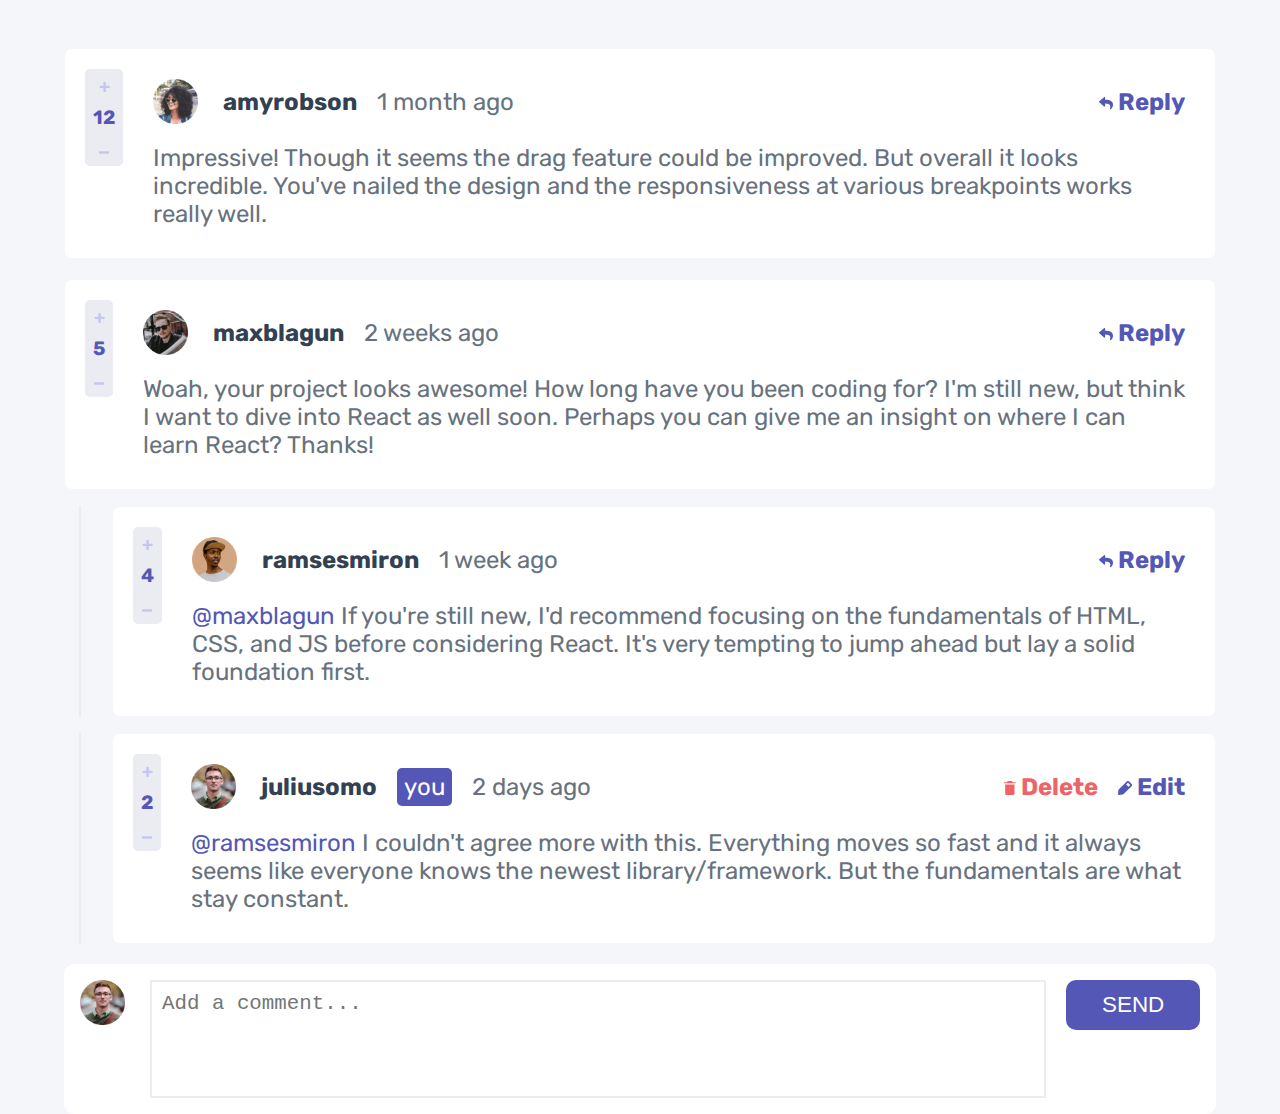
<file: Comment Section/index.html>
<!DOCTYPE html>
<html lang="en">
  <head>
    <meta charset="UTF-8" />
    <meta name="viewport" content="width=device-width, initial-scale=1.0" />
    <!-- displays site properly based on user's device -->
    <link rel="preconnect" href="https://fonts.googleapis.com" />
    <link rel="preconnect" href="https://fonts.gstatic.com" crossorigin />
    <link
      href="https://fonts.googleapis.com/css2?family=Rubik:wght@400;500;700&display=swap"
      rel="stylesheet"
    />

    <link rel="stylesheet" href="./style/style.css" />
    <title>Interactive comments section</title>
  </head>
  <body>
    <div class="wrapper">
      <main>
        <div class="comment__container">
          <div class="comment__card">
            <div class="comment__counter counter">
              <div class="counter__plus">
                <img src="./images/icon-plus.svg" alt="plus" />
              </div>
              <div class="counter__value">12</div>
              <div class="counter__minus">
                <img src="./images/icon-minus.svg" alt="minus" />
              </div>
            </div>
            <div class="comment__main">
              <div class="comment__header header">
                <div class="header__user user">
                  <div class="user__avatar">
                    <img
                      src="./images/avatars/image-amyrobson.webp"
                      alt="avatar"
                    />
                  </div>
                  <div class="user__name">
                    <a href="#" class="id">amiadsd</a>
                  </div>
                  <div class="user__time">1 month ago</div>
                </div>
                <div class="header__reply">
                  <img src="./images/icon-reply.svg" alt="Reply" /> Reply
                </div>
              </div>
              <div class="comment__text">
                <p>
                  Lorem ipsum, dolor sit amet consectetur adipisicing elit.
                  Sapiente exercitationem veniam cum ipsum. Quas at iure,
                  temporibus, maiores voluptatum dolore doloremque molestias
                  deserunt eius, id aspernatur cumque quia molestiae labore.
                </p>
              </div>
            </div>
          </div>
        </div>
        <div class="comment__container">
          <div class="comment__card">
            <div class="comment__counter counter">
              <div class="counter__plus">
                <img src="./images/icon-plus.svg" alt="plus" />
              </div>
              <div class="counter__value">12</div>
              <div class="counter__minus">
                <img src="./images/icon-minus.svg" alt="minus" />
              </div>
            </div>
            <div class="comment__main">
              <div class="comment__header header">
                <div class="header__user user">
                  <div class="user__avatar">
                    <img
                      src="./images/avatars/image-amyrobson.webp"
                      alt="avatar"
                    />
                  </div>
                  <div class="user__name">
                    <a href="#" class="id">amiadsd</a>
                  </div>
                  <div class="user__time">1 month ago</div>
                </div>
                <div class="header__reply">
                  <img src="./images/icon-reply.svg" alt="Reply" /> Reply
                </div>
              </div>
              <div class="comment__text">
                <p>
                  Lorem ipsum, dolor sit amet consectetur adipisicing elit.
                  Sapiente exercitationem veniam cum ipsum. Quas at iure,
                  temporibus, maiores voluptatum dolore doloremque molestias
                  deserunt eius, id aspernatur cumque quia molestiae labore.
                </p>
              </div>
            </div>
          </div>
          <div class="comment__container comment__container-reply">
            <div class="comment__card">
              <div class="comment__counter counter">
                <div class="counter__plus">
                  <img src="./images/icon-plus.svg" alt="plus" />
                </div>
                <div class="counter__value">12</div>
                <div class="counter__minus">
                  <img src="./images/icon-minus.svg" alt="minus" />
                </div>
              </div>
              <div class="comment__main">
                <div class="comment__header header">
                  <div class="header__user user">
                    <div class="user__avatar">
                      <img
                        src="./images/avatars/image-amyrobson.webp"
                        alt="avatar"
                      />
                    </div>
                    <div class="user__name">
                      <a href="#" class="id">amiadsd</a>
                    </div>
                    <div class="user__time">1 month ago</div>
                  </div>
                  <div class="header__reply">
                    <img src="./images/icon-reply.svg" alt="Reply" /> Reply
                  </div>
                </div>
                <div class="comment__text">
                  <p>
                    Lorem ipsum, dolor sit amet consectetur adipisicing elit.
                    Sapiente exercitationem veniam cum ipsum. Quas at iure,
                    temporibus, maiores voluptatum dolore doloremque molestias
                    deserunt eius, id aspernatur cumque quia molestiae labore.
                  </p>
                </div>
              </div>
            </div>
          </div>
          <div
            class="comment__container comment__container-reply current__user"
          >
            <div class="comment__card">
              <div class="comment__counter counter">
                <div class="counter__plus">
                  <img src="./images/icon-plus.svg" alt="plus" />
                </div>
                <div class="counter__value">12</div>
                <div class="counter__minus">
                  <img src="./images/icon-minus.svg" alt="minus" />
                </div>
              </div>
              <div class="comment__main">
                <div class="comment__header header">
                  <div class="header__user user">
                    <div class="user__avatar">
                      <img
                        src="./images/avatars/image-amyrobson.webp"
                        alt="avatar"
                      />
                    </div>
                    <div class="user__name">
                      <a href="#" class="id">amiadsd</a>
                    </div>
                    <div class="user__marker">you</div>
                    <div class="user__time">1 month ago</div>
                  </div>
                  <div class="user__action">
                    <div class="header__delete">
                      <img src="./images/icon-delete.svg" alt="Reply" /> Delete
                    </div>
                    <div class="header__update">
                      <img src="./images/icon-edit.svg" alt="Reply" /> Edit
                    </div>
                  </div>
                </div>
                <div class="comment__text">
                  <p>
                    Lorem ipsum, dolor sit amet consectetur adipisicing elit.
                    Sapiente exercitationem veniam cum ipsum. Quas at iure,
                    temporibus, maiores voluptatum dolore doloremque molestias
                    deserunt eius, id aspernatur cumque quia molestiae labore.
                  </p>
                </div>
              </div>
            </div>
          </div>
        </div>
      </main>
      <div class="comment__add add">
        <div class="add__container">
          <div class="add__avatar">
            <img src="./images/avatars/image-juliusomo.webp" alt="" />
          </div>
          <textarea
            type="text"
            placeholder="Add a comment..."
            class="comment__input"
          ></textarea>
          <button class="comment__send">Send</button>
        </div>
      </div>
    </div>

    <div class="popup">
      <div class="popup__container">
        <div class="popup__content">
          <h2 class="popup__title">Delete comment</h2>
          <p class="popup__subtitle">
            Are you sure you want to delete this comment? this will be remove
            the comment add cant't be undone.
          </p>
          <div class="popup__btns">
            <button class="popup__cancel">no, cancel</button>
            <button class="popup__delete">yes, delete</button>
          </div>
        </div>
      </div>
    </div>
    <script src="./src/script.js"></script>
  </body>
</html>
</file>
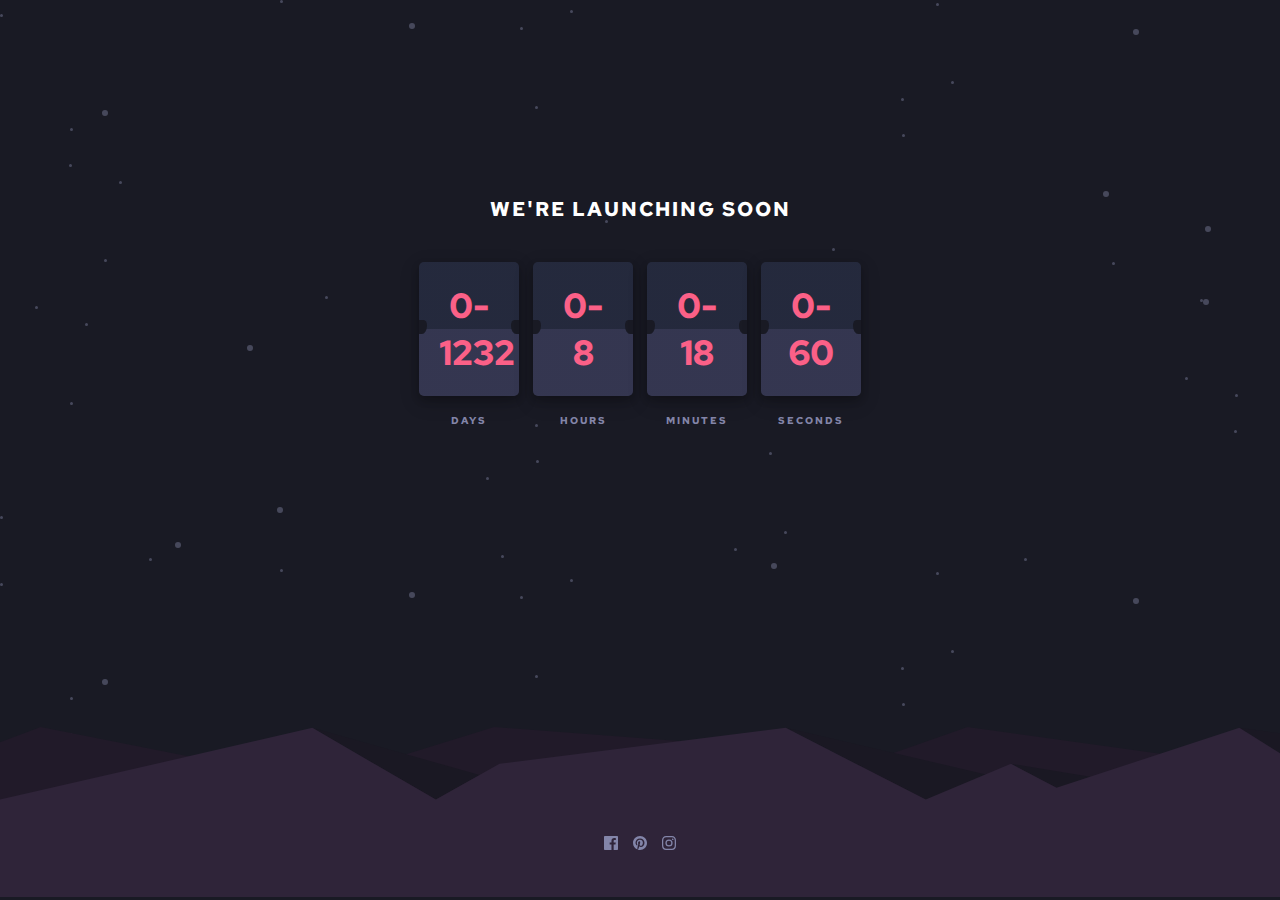
<file: countdown timer/index.html>
<!DOCTYPE html>
<html lang="en">
  <head>
    <meta charset="UTF-8" />
    <meta http-equiv="X-UA-Compatible" content="IE=edge" />
    <meta name="viewport" content="width=device-width, initial-scale=1.0" />
    <title>Countdown Project</title>
    <link rel="stylesheet" href="./style.css" />
    <link rel="icon" href="./images/favicon-32x32.png" />
  </head>
  <body>
    <main class="main-bg">
      <article class="card-container">
        <h2 class="title">WE'RE LAUNCHING SOON</h2>
        <div class="card-countdown">
          <div class="flip-card">
            <p id="days">{time}</p>
            <h3>DAYS</h3>
          </div>
          <div class="flip-card">
            <p id="hours">{time}</p>
            <h3>HOURS</h3>
          </div>
          <div class="flip-card">
            <p id="minutes">{time}</p>
            <h3>MINUTES</h3>
          </div>
          <div class="flip-card">
            <p id="seconds">{time}</p>
            <h3>SECONDS</h3>
          </div>
        </div>
      </article>

      <div class="icon-div">
        <img
          id="facebook"
          src="./images/icon-facebook.svg"
          alt="icon-facebook"
        />
        <img src="./images/icon-pinterest.svg" alt="icon-pinterest" />
        <img src="./images/icon-instagram.svg" alt="icon-instagram" />
      </div>

      <div class="hills">
        <img src="./images/pattern-hills.svg" alt="hills img" />
      </div>
    </main>

    <script src="script.js" defer></script>
  </body>
</html>
</file>
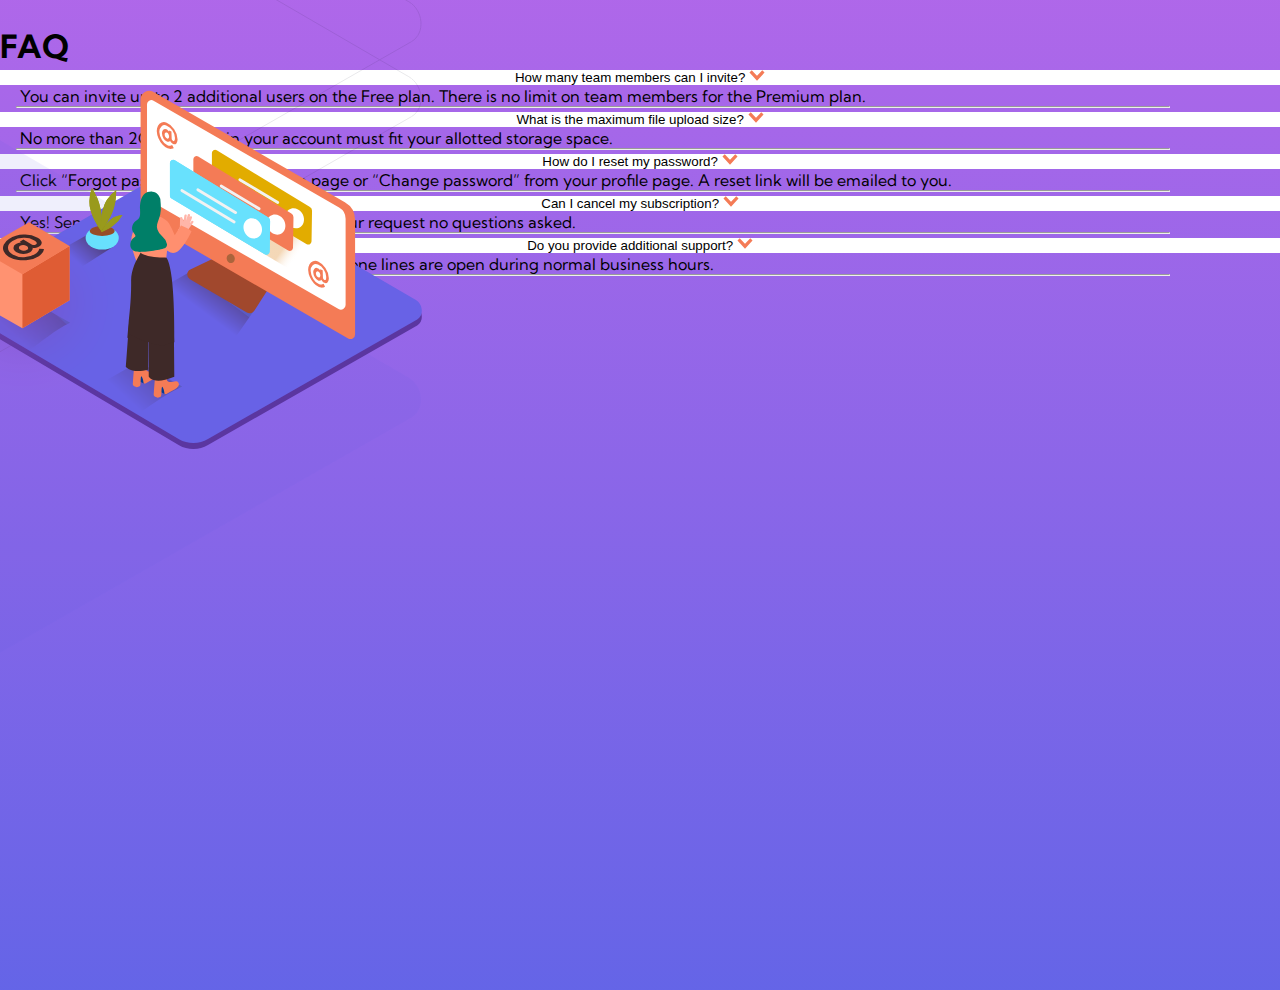
<file: Comment Section/FAQ-accordion-card-using-Bootstrap-main/FAQ-accordion-card-using-Bootstrap-main/index.html>
<!DOCTYPE html>
<html lang="en">
  <head>
    <meta charset="UTF-8" />
    <meta name="viewport" content="width=device-width, initial-scale=1.0" />
    <!-- displays site properly based on user's device -->

    <!-- favicon -->

    <title>FAQ</title>

    <!-- Google font -->
    <link rel="preconnect" href="https://fonts.googleapis.com" />
    <link rel="preconnect" href="https://fonts.gstatic.com" crossorigin />
    <link
      href="https://fonts.googleapis.com/css2?family=Kumbh+Sans:wght@400;700&display=swap"
      rel="stylesheet"
    />

    <!-- Bootstrap -->
    <link
      href="https://cdn.jsdelivr.net/npm/bootstrap@5.2.1/dist/css/bootstrap.min.css"
      rel="stylesheet"
      integrity="sha384-iYQeCzEYFbKjA/T2uDLTpkwGzCiq6soy8tYaI1GyVh/UjpbCx/TYkiZhlZB6+fzT"
      crossorigin="anonymous"
    />

    <!-- custom stylesheet -->
    <link rel="stylesheet" href="css/styles.css" />
  </head>
  <body>
    <main class="px-lg-5 py-lg-5 m-md-5 m-sm-5">
      <section class="main-container bg-white mx-lg-5 rounded-4">
        <div class="row">
          <div class="col-lg-6 image-container order-first">
            <div class="first-image">
              <img
                src="./images/illustration-box-desktop.svg"
                alt="illustration-box-desktop"
              />
            </div>
            <div class="second-image">
              <img
                src="./images/illustration-woman-online-desktop.svg"
                alt="illustration-woman-online-desktop"
              />
            </div>
            <div class="third-image">
              <img
                src="./images/bg-pattern-desktop.svg"
                alt="bg-pattern-desktop"
              />
            </div>
          </div>

          <div
            class="content-container col-lg-6 p-5 justify-content:space-evenly order-last"
          >
            <h1>FAQ</h1>
            <p>
              <button
                class="btn btn-white text-start"
                type="button"
                data-bs-toggle="collapse"
                data-bs-target="#faq1"
                aria-expanded="false"
                aria-controls="faq1"
              >
                <span>How many team members can I invite? </span>
                <img
                  class="icon-arrow-down"
                  src="images/icon-arrow-down.svg"
                  alt=""
                />
              </button>
            </p>
            <div class="collapse" id="faq1">
              <div class="card card-body">
                You can invite up to 2 additional users on the Free plan. There
                is no limit on team members for the Premium plan.
              </div>
            </div>
            <hr />
            <p>
              <button
                class="btn btn-white text-start"
                type="button"
                data-bs-toggle="collapse"
                data-bs-target="#faq2"
                aria-expanded="false"
                aria-controls="faq2"
              >
                <span>What is the maximum file upload size? </span>
                <img
                  class="icon-arrow-down"
                  src="images/icon-arrow-down.svg"
                  alt=""
                />
              </button>
            </p>
            <div class="collapse" id="faq2">
              <div class="card card-body">
                No more than 2GB. All files in your account must fit your
                allotted storage space.
              </div>
            </div>
            <hr />
            <p>
              <button
                class="btn btn-white text-start"
                type="button"
                data-bs-toggle="collapse"
                data-bs-target="#faq3"
                aria-expanded="false"
                aria-controls="faq3"
              >
                <span>How do I reset my password? </span>
                <img
                  class="icon-arrow-down"
                  src="images/icon-arrow-down.svg"
                  alt=""
                />
              </button>
            </p>
            <div class="collapse" id="faq3">
              <div class="card card-body">
                Click “Forgot password” from the login page or “Change password”
                from your profile page. A reset link will be emailed to you.
              </div>
            </div>
            <hr />
            <p>
              <button
                class="btn btn-white text-start"
                type="button"
                data-bs-toggle="collapse"
                data-bs-target="#faq4"
                aria-expanded="false"
                aria-controls="faq4"
              >
                <span>Can I cancel my subscription? </span>
                <img
                  class="icon-arrow-down"
                  src="images/icon-arrow-down.svg"
                  alt=""
                />
              </button>
            </p>
            <div class="collapse" id="faq4">
              <div class="card card-body">
                Yes! Send us a message and we’ll process your request no
                questions asked.
              </div>
            </div>
            <hr />
            <p>
              <button
                class="btn btn-white text-start"
                type="button"
                data-bs-toggle="collapse"
                data-bs-target="#faq5"
                aria-expanded="false"
                aria-controls="faq5"
              >
                <span>Do you provide additional support? </span>
                <img
                  class="icon-arrow-down"
                  src="images/icon-arrow-down.svg"
                  alt=""
                />
              </button>
            </p>
            <div class="collapse" id="faq5">
              <div class="card card-body">
                Chat and email support is available 24/7. Phone lines are open
                during normal business hours.
              </div>
            </div>
            <hr />
          </div>
        </div>
      </section>
    </main>

    <script src="script.js"></script>
    <script
      src="https://cdn.jsdelivr.net/npm/bootstrap@5.2.1/dist/js/bootstrap.bundle.min.js"
      integrity="sha384-u1OknCvxWvY5kfmNBILK2hRnQC3Pr17a+RTT6rIHI7NnikvbZlHgTPOOmMi466C8"
      crossorigin="anonymous"
    ></script>
  </body>
</html>
</file>
<file: Comment Section/style/style.css>
*{
   margin: 0;
   padding: 0;
   box-sizing: border-box;
}

html, body{
   min-height: 100vh;
   font-size: 16px;
   background-color: hsl(228, 33%, 97%);
   font-family: 'Rubik', sans-serif;
}

a{
   text-decoration: none;
   color: hsl(212, 24%, 26%);
   font-weight: 700;
}

.wrapper{
   height: 100vh;
   width: min(90%, 1440px);
   margin: 3rem auto;
   display: flex;
   flex-direction: column;
}

main{
   flex-grow: 1;
}

.comment__container{
   position: relative;
   margin-bottom: 20px;
}

.comment__container-reply::before{
   content: "";
   background-color: hsl(223, 19%, 93%);
   position: absolute;
   min-height: 100%;
   width: 2px;
   left: -3%;
}

.comment__container-reply{
   margin: 1rem 0 0 3rem;
}

.comment__card{
   padding: 20px;
   background-color: hsl(0, 0%, 100%);
   border: 1px solid hsl(228, 33%, 97%);
   border-radius: .5rem;
   /* min-width: 100%; */
   width: 100%;
   max-width: 100%;
   display: flex;
   gap: 20px;
   align-items: baseline;
   position: relative;
}

.counter{
   display: flex;
   flex-direction: column;
   align-items: center;
   padding: 8px;
   background-color: hsl(223, 19%, 93%);
   gap: 10px;
   border-radius: .3rem;
   align-self: flex-start;
}

.counter__value{
   font-size: 1.2em;
}

.counter__value, .header__reply, .header__update, .header__delete{
   color: hsl(238, 40%, 52%);
   font-weight: 700;
   cursor: pointer;
}

.counter__minus img, .counter__plus img{
   cursor: pointer;
   transition: all .3s ease-out;
}

.counter__minus:hover img, .counter__plus:hover img{
   filter: brightness(0);
}

.comment__main{
   display: flex;
   flex-direction: column;
   gap: 20px;
   padding: 10px;
   flex-grow: 1;
}

.header{
   display: flex;
   justify-content: space-between;
   align-items: center;
   font-size: 1.5em;
}

.user{
   display: flex;
   align-items: center;
   gap: 20px;
}

.user__avatar, .add__avatar{
   max-height: 50px;
   max-width: 50px;
}

.user__avatar img, .add__avatar img{
   max-width: 90%;
   display: flex;
   justify-content: center;
}

.user__marker{
   padding: 5px 7px;
   background: hsl(238, 40%, 52%);
   color: hsl(0, 0%, 100%);
   border-radius: 5px;
}

.user__time{
   font-weight: 400;
}

.user__action{
   display: flex;
   gap: 20px;
}

.header__delete{
   color: hsl(358, 79%, 66%);
}

.header__update{
   color: hsl(238, 40%, 52%);
}

.comment__text{
   font-size: 1.5em;
}

.comment__text, .user__time{
   color: hsl(211, 10%, 45%);
}

.blue{
   color: hsl(238, 40%, 52%);
   cursor: pointer;
}

.add{
   background-color: hsl(0, 0%, 100%);
   min-height: 150px;
   border-radius: 10px;
}

.add__container{
   /* height: 100%; */
   min-height: 100%;
   /* max-height: 100%; */
   display: flex;
   gap: 20px;
   padding: 1em;
}

.comment__input{
   padding: 10px;
   width: 100%;
   max-width: 100%;
   resize: none;
   outline: none;
   font-size: 1.3em;
   flex-grow: 1;
}

.add__avatar img{
   align-self: flex-start;
}

.comment__input, .comment__input:focus{
   border: 2px solid hsl(223, 19%, 93%);
}

.comment__send{
   width: 15%;
   max-width: 15%;
   height: 50px;
   border-radius: 10px;
   border: none;
   background-color: hsl(238, 40%, 52%);
   color: hsl(0, 0%, 100%);
   text-transform: uppercase;
   font-size: 1.4em;
   cursor: pointer;
}

.comment__send, .header__reply, .header__delete, .header__update{
   transition: all .3s ease-in-out;
}

.comment__send:hover, .header__reply:hover, .header__delete:hover, .header__update:hover{
   opacity: .6;
}

.popup{
   height: 100vh;
   display: flex;
   background: rgba(122, 122, 124, 0.5);
   position: absolute;
   top: 0;
   right: 0;
   width: 100%;
   z-index: 1000;
   display: none;
}

.popup__container{
   margin: auto;
   max-width: 25%;
   padding: 20px;
   background: hsl(0, 0%, 100%);
   border-radius: 10px;
}

.popup__content{
   display: flex;
   flex-direction: column;
   gap: 1em;
}

.popup__subtitle{
   font-size: 1.4em;
}

.popup__btns{
   display: flex;
   justify-content: space-between;
}

.popup__cancel, .popup__delete{
   height: 45px;
   /* width: 75px; */
   outline: none;
   border-radius: 10px;
   border: none;
   font-size: 1.4em;
   text-transform: uppercase;
   padding: 7px 14px;
   color: hsl(0, 0%, 100%);
   cursor: pointer;
   transition: all .3s ease-in;
}

.popup__cancel{
   background-color: hsl(211, 10%, 45%);
}

.popup__cancel:hover{
   background-color: hsl(212, 24%, 26%);
}

.popup__delete{
   background-color: hsl(358, 79%, 66%);
}

.popup__delete:hover{
   background-color: hsl(357, 100%, 86%);
}


@media (max-width: 1280px){
   .popup__container{
      max-width: 30%;
   }
}

@media (max-width: 1024px){
   .popup__container{
      max-width: 40%;
   }
}

@media (max-width: 912px){
   .popup__container{
      max-width: 45%;
   }
}

@media (max-width: 820px){
   .popup__container{
      max-width: 48%;
   }
}

@media (max-width: 768px){
   .popup__container{
      max-width: 50%;
   }
}

@media (max-width: 540px){
   .comment__card{
      flex-direction: column-reverse;
   }

   .current__user .user__avatar img{
      max-width: 45px;
   }

   .counter{
      flex-direction: row;
      gap: 20px;
   }

   .counter__minus{
      display: flex;
      justify-content: center;
   }

   .header__reply, .user__action{
      position: absolute;
      bottom: 20px;
      right: 20px;
   }

   .popup__btns{
      font-size: 0.6em;
   }
}

@media (max-width: 414px){

   .current__user .user{
      justify-content: none;
      gap: 10px;
   }

   .user__marker{
      padding: 3px 5px;
   }

   .comment__card{
      padding: 10px;
   }

   .header{
      font-size: 1.1em;
      gap: 10px;
   }

   .comment__container .add{
      /* flex-direction: column; */
      position: relative;
      height: 100%;
   }

   .comment__add .add__container{
      position: relative;
      height: 100%;
   }

   .add__avatar{
      position: absolute;
      bottom: 10px;
      left: 20px;
   }

   .comment__input{
      position: absolute;
      top: 10px;
      width: 90%;

   }

   .comment__send{
      position: absolute;
      bottom: 10px;
      right: 20px;
      font-size: .8em;
   }

   .comment__container-reply{
      margin: 1rem 0 0 2rem;
   }

   .popup__container{
      max-width: 70%;
   }

}

@media (max-width: 375px){
   .comment__send{
      font-size: 1em;
   }

   .user__time{
      font-size: 0.8em;
   }

   .comment__container-reply{
      margin: 1rem 0 0 1rem;
   }

   .popup__container{
      max-width: 80%;
   }
}
</file>
<file: countdown timer/style.css>
@import url("https://fonts.googleapis.com/css2?family=Red+Hat+Text:ital,wght@0,300;0,700;1,300&display=swap");

*,
*::before,
*::after {
  padding: 0;
  margin: 0;
  box-sizing: border-box;
}
html {
  font-size: 10px;
  font-family: "Red Hat Text", sans-serif;
}
.main-bg {
  background-image: url(./images/bg-stars.svg);
  height: 100vh;
  width: 100vw;
  background-color: hsl(234, 17%, 12%);
  position: relative;
}

.card-container {
  display: flex;
  flex-wrap: wrap;
  justify-content: center;
  align-items: center;
  flex-direction: column;
  font-weight: 700;
  min-height: 70vh;
}

.card-container h2 {
  color: white;
  font-size: 2rem;
  letter-spacing: 2px;
  margin-bottom: 3.3rem;
}

.card-countdown {
  display: flex;
  flex-wrap: wrap;
  align-items: center;
  justify-content: space-between;
  text-align: center;
}

.flip-card {
  margin: 0.7rem;
  width: 10rem;
}

.card-countdown p {
  padding: 2rem;
  background: linear-gradient(hsl(228, 25%, 19%) 50%, hsl(236, 21%, 26%) 50%);
  border-radius: 0.5rem;
  color: hsl(345, 95%, 68%);
  font-size: 3.5rem;
  cursor: pointer;
  position: relative;
  box-shadow: 0 4px 8px 0 rgba(0, 0, 0, 0.2), 0 6px 20px 0 rgba(0, 0, 0, 0.19);
  width: 100%;
}

.card-countdown p::after {
  position: absolute;
  content: "";
  width: 8%;
  height: 10%;
  left: 0;
  top: 43.5%;
  bottom: 1rem;
  background-color: hsl(234, 17%, 12%);
  border-radius: 0 50% 80% 0;
}

.card-countdown p::before {
  position: absolute;
  content: "";
  width: 8%;
  height: 10%;
  right: 0px;
  top: 43.5%;
  bottom: 1rem;
  background-color: hsl(234, 17%, 12%);
  border-radius: 50% 0 0 80%;
}

.card-countdown h3 {
  color: hsl(237, 18%, 59%);
  font-size: 1rem;
  margin-top: 1.8rem;
  letter-spacing: 2px;
}

.hills {
  position: absolute;
  bottom: 0;
  width: 100vw;
}

.hills img {
  width: 100%;
  max-height: 17rem;
}

.icon-div {
  display: flex;
  justify-content: space-between;
  align-items: center;
  position: absolute;
  bottom: 5rem;
  left: 50%;
  transform: translateX(-50%);
  z-index: 1;
}

.icon-div img {
  width: 19%;
}

@media (max-width: 100px) {
  .card-container {
    padding: 0 2rem;
  }
  .card-container h2 {
    font-size: 2.8rem;
    text-align: center;
  }
  .card-countdown {
    flex-wrap: nowrap;
    width: 100%;
  }
  .flip-card {
    width: 80%;
    margin: 0.5rem;
  }
  .icon-div {
    bottom: 1.5rem;
  }
  .icon-div img {
    width: 15%;
  }
}
</file>
<file: Comment Section/FAQ-accordion-card-using-Bootstrap-main/FAQ-accordion-card-using-Bootstrap-main/css/styles.css>
* {
  margin: 0;
  padding: 0;
}

body {
  font-family: "Kumbh Sans", sans-serif;
  background-image: linear-gradient(hsl(273, 75%, 66%), hsl(240, 73%, 65%));
  background-repeat: no-repeat;
  width: 100%;
  height: 100%;
  min-height: 110vh;
}

main {
  display: block;
}

h1 {
  font-weight: 700;
}

hr {
  margin-left: 1rem;
  width: 90%;
}

button {
  outline: none;
  border: none;
  background-color: #fff;
  width: 100%;
}

.main-container {
  height: 100%;
}

.image-container {
  width: 50%;
  padding-bottom: 2%;
  position: relative;
}

.content-container {
  height: 100%;
  text-align: left;
}

.first-image {
  width: 34.375rem;
  height: 37.5rem;
  background-image: url(../images/illustration-woman-online-desktop.svg);
  background-repeat: no-repeat;
  background-position-x: -3.125rem;
  background-position-y: 5.625rem;
  position: absolute;
  z-index: 1;
}

.first-image img {
  position: absolute;
  width: 11.875rem;
  height: 11.5625rem;
  top: 13.75rem;
  left: -4.375rem;
}

.second-image {
  width: 31.25rem;
  height: 43.125rem;
  background-image: url(../images/bg-pattern-desktop.svg);
  background-repeat: no-repeat;
  position: absolute;
  background-position-x: -34rem;
  background-position-y: -17.1875rem;
}

.third-image img,
.second-image img {
  display: none;
}

.btn:first-child:hover,
:not(.btn-check) + .btn:hover {
  color: hsl(14, 88%, 65%);
}

.card {
  padding: 0 0 0 1.25rem;
  --bs-card-border-width: 0;
}

.bold-text {
  font-weight: 700;
}

.icon-arrow-down {
  margin-left: auto;
  width: 1rem;
  transition: all 0.3s;
}
.icon-arrow-up {
  transform: rotate(180deg);
}

@media only screen and (max-width: 62rem) {
  .main-container {
    margin: 1rem;
  }
  h1 {
    text-align: center;
  }

  .btn {
    font-size: 0.9rem;
  }

  .row {
    margin-top: 40%;
  }

  .content-container {
    margin-top: 25%;
    margin-bottom: 10%;
  }

  button {
    width: 100%;
  }

  .first-image {
    background-image: none;
    width: auto;
  }

  .first-image img {
    display: none;
  }

  .second-image img {
    position: absolute;
  }

  .second-image {
    background-image: none;
    content: url(../images/illustration-woman-online-mobile.svg);
    width: 25rem;
    height: 19rem;
    top: -12rem;
    left: 100%;
    transform: translate(-50%);
  }

  .third-image img {
    display: inline-block;
    position: absolute;
    width: 25rem;
    height: 25rem;
    top: -400%;
    left: 100%;
    transform: translate(-50%, -50%);
  }

  .card-body {
    font-size: 0.8rem;
  }
}

.attribution {
  color: #fff;
  font-size: 0.6875rem;
  padding: 2.5rem 0 2.5rem 0;
  text-align: center;
}

.attribution a {
  color: hsl(25, 97%, 53%);
  text-decoration: none;
}

.attribution a:hover {
  color: hsl(178, 100%, 50%);
}
</file>
